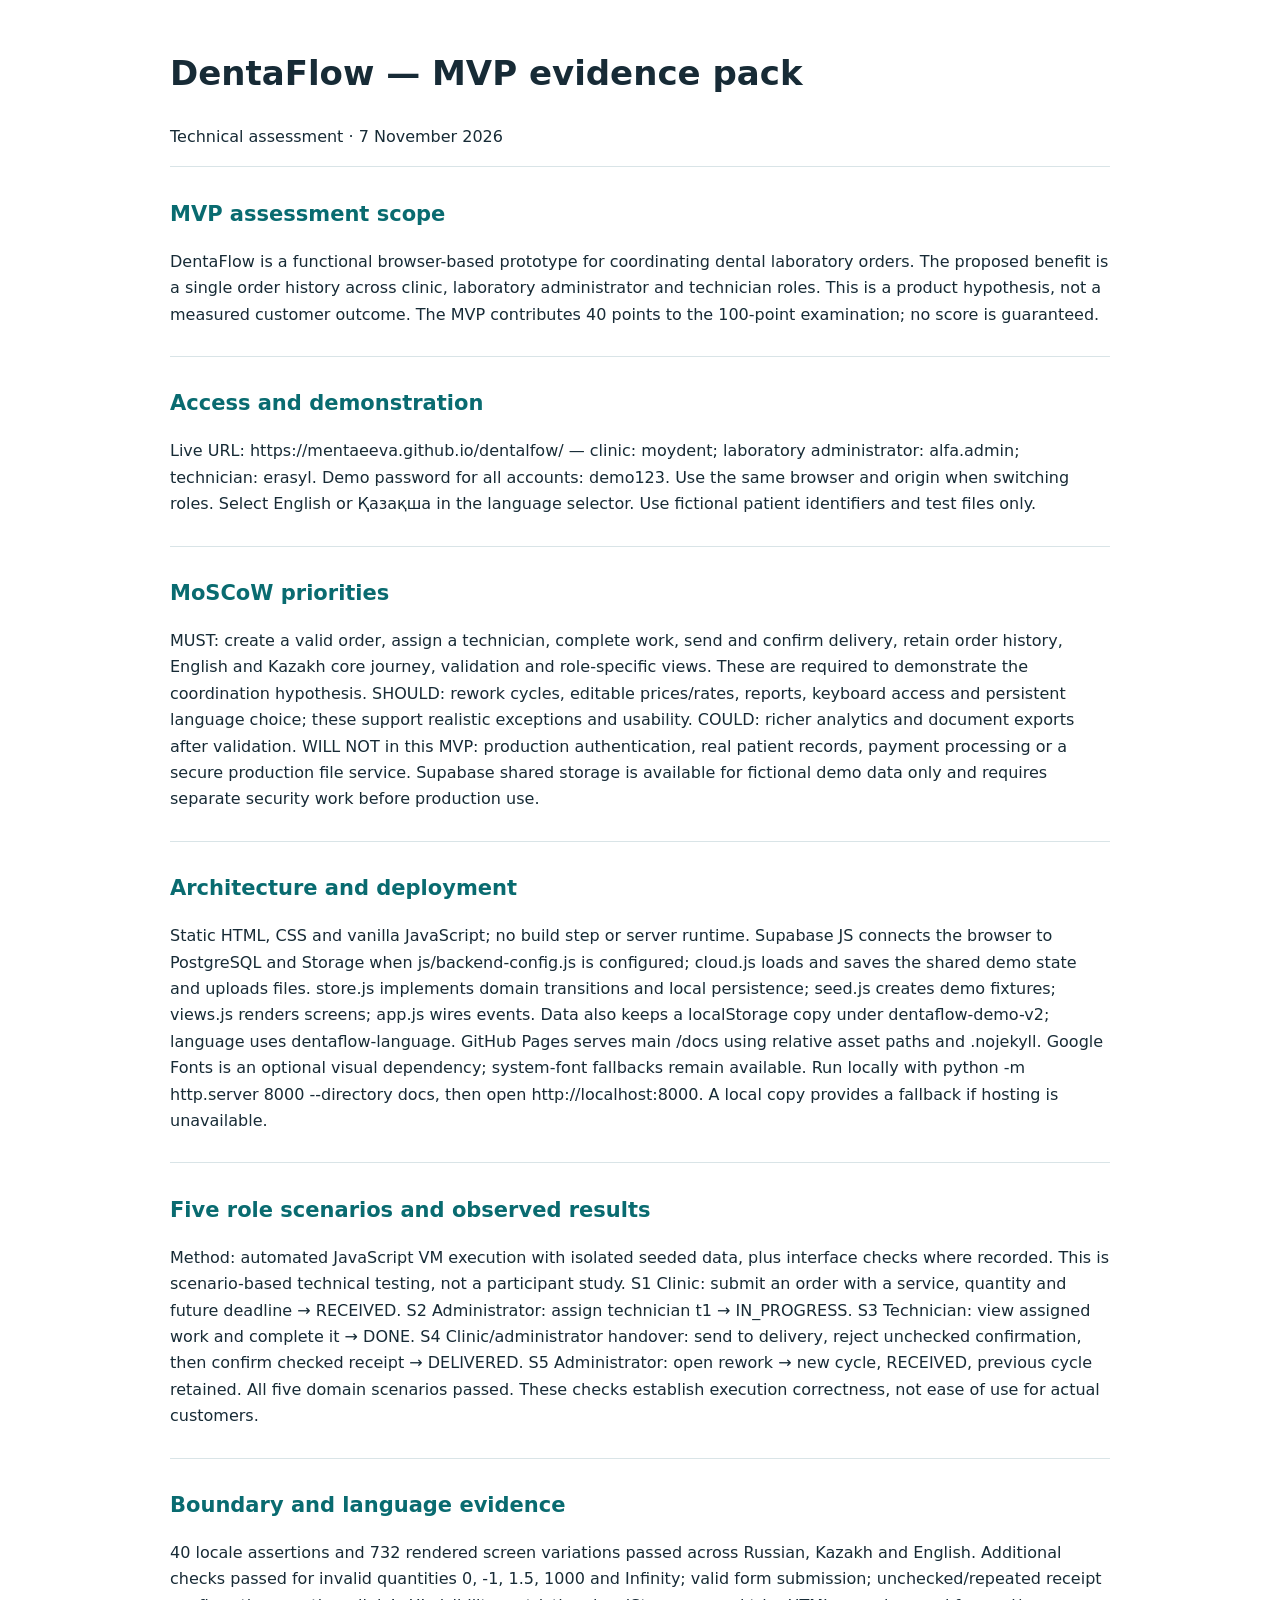
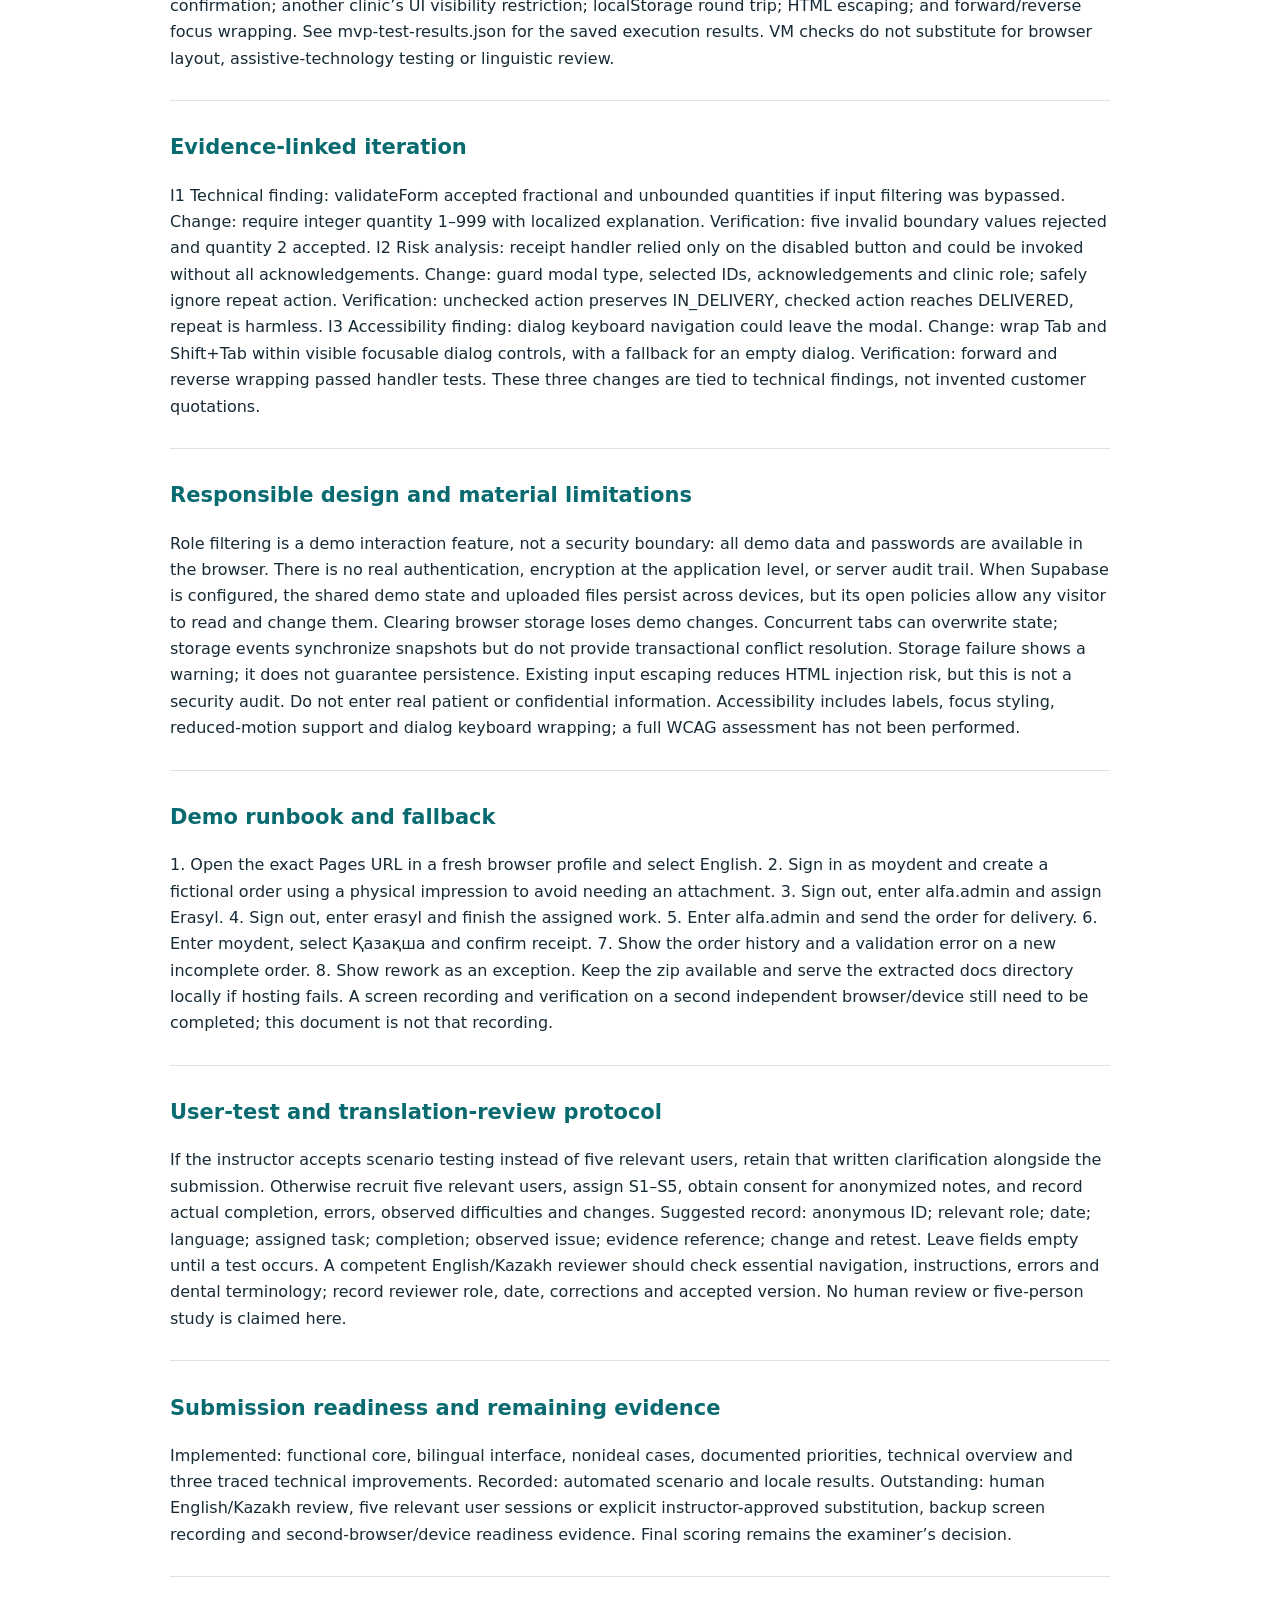
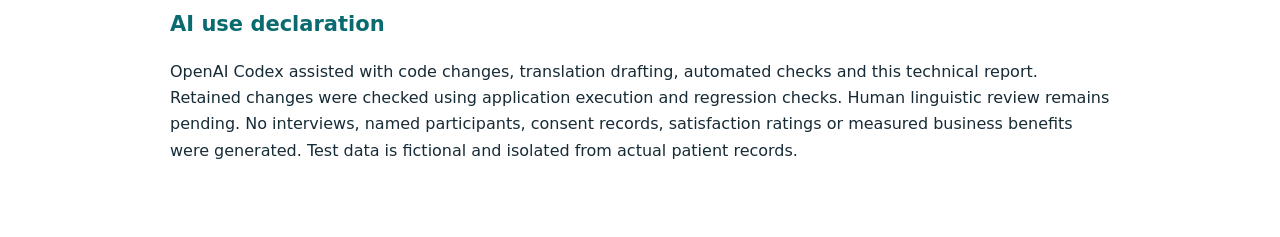
<file: docs/MVP-evidence.html>
<!doctype html><html lang="en"><meta charset="utf-8"><meta name="viewport" content="width=device-width"><title>DentaFlow MVP evidence</title><style>body{font:16px/1.65 system-ui,sans-serif;color:#172b36;max-width:940px;margin:45px auto;padding:0 24px}h1{font-size:34px}h2{font-size:21px;color:#096b70}section{border-top:1px solid #d9e4e7;padding:12px 0}p{white-space:pre-line}@media print{body{font:11pt/1.45 serif;margin:0}section{break-inside:avoid}}</style><h1>DentaFlow — MVP evidence pack</h1><p>Technical assessment · 7 November 2026</p><section><h2>MVP assessment scope</h2><p>DentaFlow is a functional browser-based prototype for coordinating dental laboratory orders. The proposed benefit is a single order history across clinic, laboratory administrator and technician roles. This is a product hypothesis, not a measured customer outcome. The MVP contributes 40 points to the 100-point examination; no score is guaranteed.</p></section><section><h2>Access and demonstration</h2><p>Live URL: https://mentaeeva.github.io/dentalfow/ — clinic: moydent; laboratory administrator: alfa.admin; technician: erasyl. Demo password for all accounts: demo123. Use the same browser and origin when switching roles. Select English or Қазақша in the language selector. Use fictional patient identifiers and test files only.</p></section><section><h2>MoSCoW priorities</h2><p>MUST: create a valid order, assign a technician, complete work, send and confirm delivery, retain order history, English and Kazakh core journey, validation and role-specific views. These are required to demonstrate the coordination hypothesis. SHOULD: rework cycles, editable prices/rates, reports, keyboard access and persistent language choice; these support realistic exceptions and usability. COULD: richer analytics and document exports after validation. WILL NOT in this MVP: production authentication, real patient records, payment processing or a secure production file service. Supabase shared storage is available for fictional demo data only and requires separate security work before production use.</p></section><section><h2>Architecture and deployment</h2><p>Static HTML, CSS and vanilla JavaScript; no build step or server runtime. Supabase JS connects the browser to PostgreSQL and Storage when js/backend-config.js is configured; cloud.js loads and saves the shared demo state and uploads files. store.js implements domain transitions and local persistence; seed.js creates demo fixtures; views.js renders screens; app.js wires events. Data also keeps a localStorage copy under dentaflow-demo-v2; language uses dentaflow-language. GitHub Pages serves main /docs using relative asset paths and .nojekyll. Google Fonts is an optional visual dependency; system-font fallbacks remain available. Run locally with python -m http.server 8000 --directory docs, then open http://localhost:8000. A local copy provides a fallback if hosting is unavailable.</p></section><section><h2>Five role scenarios and observed results</h2><p>Method: automated JavaScript VM execution with isolated seeded data, plus interface checks where recorded. This is scenario-based technical testing, not a participant study. S1 Clinic: submit an order with a service, quantity and future deadline → RECEIVED. S2 Administrator: assign technician t1 → IN_PROGRESS. S3 Technician: view assigned work and complete it → DONE. S4 Clinic/administrator handover: send to delivery, reject unchecked confirmation, then confirm checked receipt → DELIVERED. S5 Administrator: open rework → new cycle, RECEIVED, previous cycle retained. All five domain scenarios passed. These checks establish execution correctness, not ease of use for actual customers.</p></section><section><h2>Boundary and language evidence</h2><p>40 locale assertions and 732 rendered screen variations passed across Russian, Kazakh and English. Additional checks passed for invalid quantities 0, -1, 1.5, 1000 and Infinity; valid form submission; unchecked/repeated receipt confirmation; another clinic’s UI visibility restriction; localStorage round trip; HTML escaping; and forward/reverse focus wrapping. See mvp-test-results.json for the saved execution results. VM checks do not substitute for browser layout, assistive-technology testing or linguistic review.</p></section><section><h2>Evidence-linked iteration</h2><p>I1 Technical finding: validateForm accepted fractional and unbounded quantities if input filtering was bypassed. Change: require integer quantity 1–999 with localized explanation. Verification: five invalid boundary values rejected and quantity 2 accepted. I2 Risk analysis: receipt handler relied only on the disabled button and could be invoked without all acknowledgements. Change: guard modal type, selected IDs, acknowledgements and clinic role; safely ignore repeat action. Verification: unchecked action preserves IN_DELIVERY, checked action reaches DELIVERED, repeat is harmless. I3 Accessibility finding: dialog keyboard navigation could leave the modal. Change: wrap Tab and Shift+Tab within visible focusable dialog controls, with a fallback for an empty dialog. Verification: forward and reverse wrapping passed handler tests. These three changes are tied to technical findings, not invented customer quotations.</p></section><section><h2>Responsible design and material limitations</h2><p>Role filtering is a demo interaction feature, not a security boundary: all demo data and passwords are available in the browser. There is no real authentication, encryption at the application level, or server audit trail. When Supabase is configured, the shared demo state and uploaded files persist across devices, but its open policies allow any visitor to read and change them. Clearing browser storage loses demo changes. Concurrent tabs can overwrite state; storage events synchronize snapshots but do not provide transactional conflict resolution. Storage failure shows a warning; it does not guarantee persistence. Existing input escaping reduces HTML injection risk, but this is not a security audit. Do not enter real patient or confidential information. Accessibility includes labels, focus styling, reduced-motion support and dialog keyboard wrapping; a full WCAG assessment has not been performed.</p></section><section><h2>Demo runbook and fallback</h2><p>1. Open the exact Pages URL in a fresh browser profile and select English. 2. Sign in as moydent and create a fictional order using a physical impression to avoid needing an attachment. 3. Sign out, enter alfa.admin and assign Erasyl. 4. Sign out, enter erasyl and finish the assigned work. 5. Enter alfa.admin and send the order for delivery. 6. Enter moydent, select Қазақша and confirm receipt. 7. Show the order history and a validation error on a new incomplete order. 8. Show rework as an exception. Keep the zip available and serve the extracted docs directory locally if hosting fails. A screen recording and verification on a second independent browser/device still need to be completed; this document is not that recording.</p></section><section><h2>User-test and translation-review protocol</h2><p>If the instructor accepts scenario testing instead of five relevant users, retain that written clarification alongside the submission. Otherwise recruit five relevant users, assign S1–S5, obtain consent for anonymized notes, and record actual completion, errors, observed difficulties and changes. Suggested record: anonymous ID; relevant role; date; language; assigned task; completion; observed issue; evidence reference; change and retest. Leave fields empty until a test occurs. A competent English/Kazakh reviewer should check essential navigation, instructions, errors and dental terminology; record reviewer role, date, corrections and accepted version. No human review or five-person study is claimed here.</p></section><section><h2>Submission readiness and remaining evidence</h2><p>Implemented: functional core, bilingual interface, nonideal cases, documented priorities, technical overview and three traced technical improvements. Recorded: automated scenario and locale results. Outstanding: human English/Kazakh review, five relevant user sessions or explicit instructor-approved substitution, backup screen recording and second-browser/device readiness evidence. Final scoring remains the examiner’s decision.</p></section><section><h2>AI use declaration</h2><p>OpenAI Codex assisted with code changes, translation drafting, automated checks and this technical report. Retained changes were checked using application execution and regression checks. Human linguistic review remains pending. No interviews, named participants, consent records, satisfaction ratings or measured business benefits were generated. Test data is fictional and isolated from actual patient records.</p></section></html>
</file>
